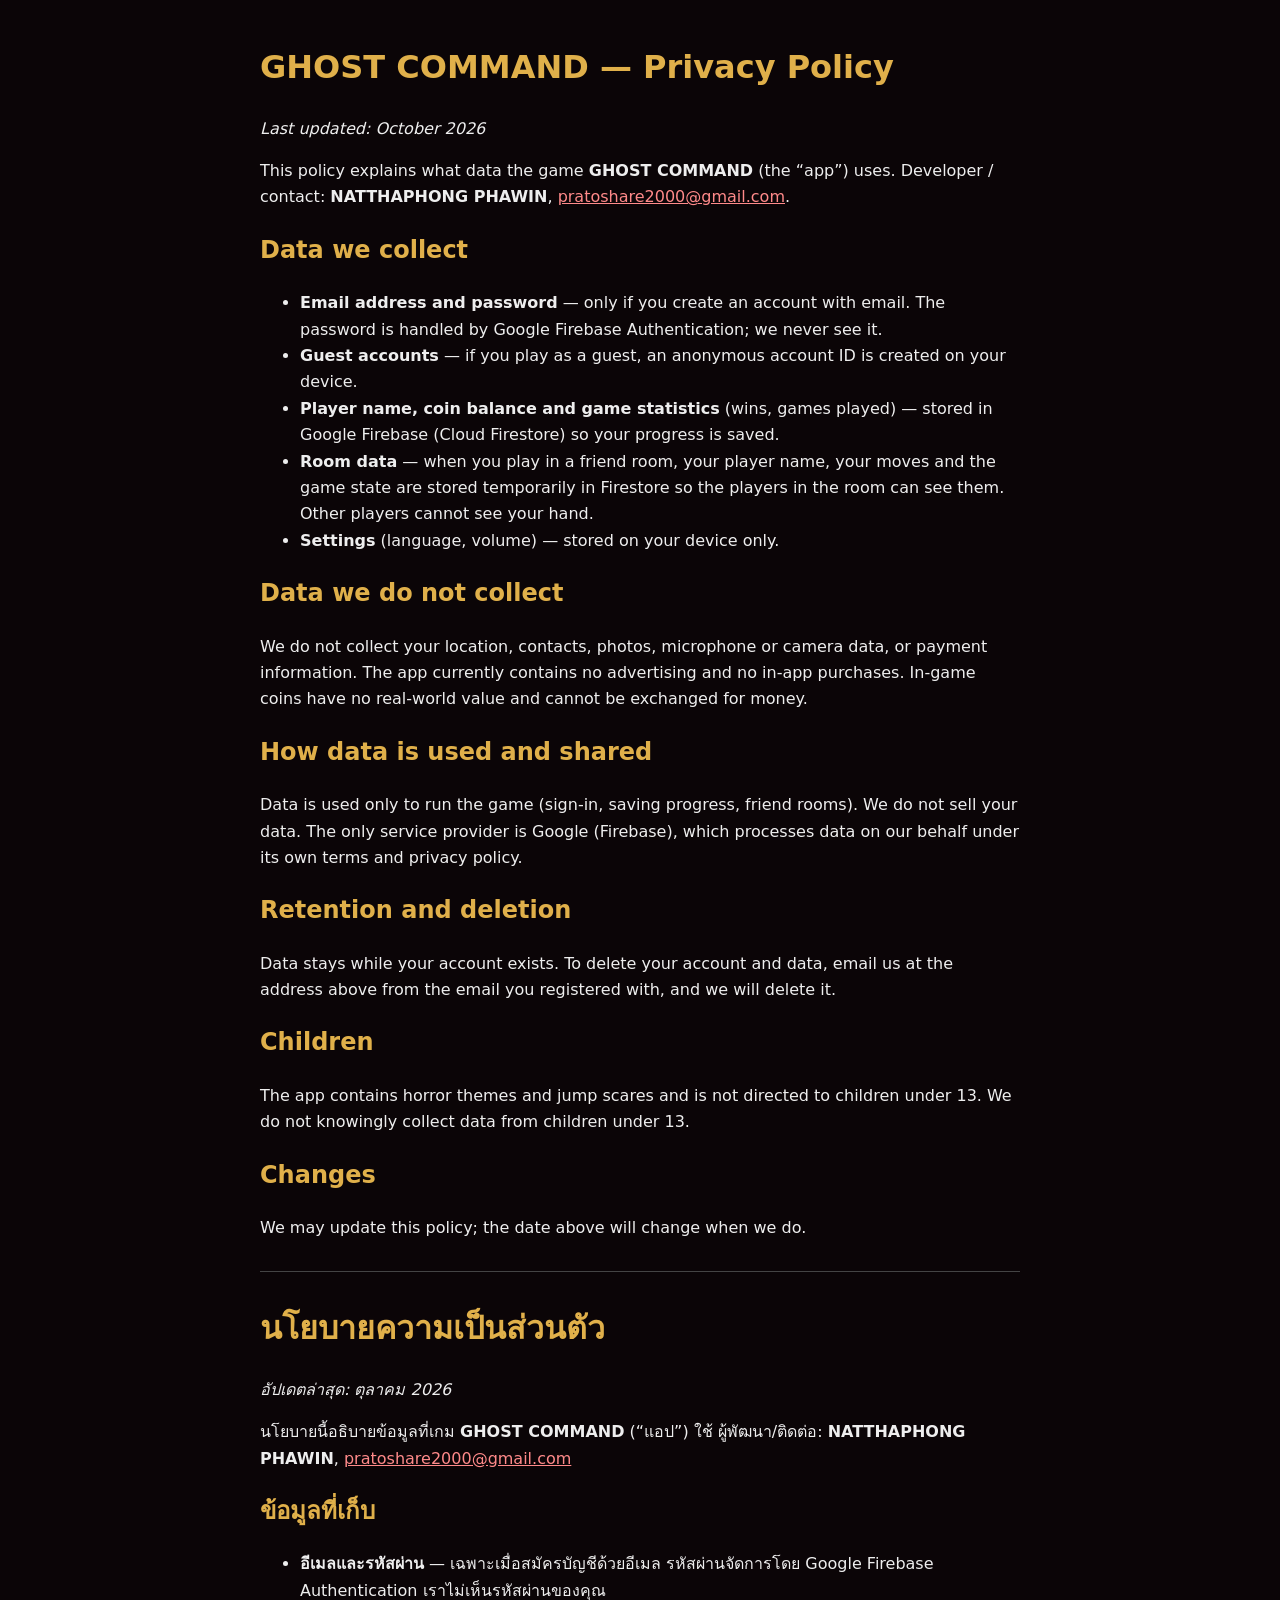
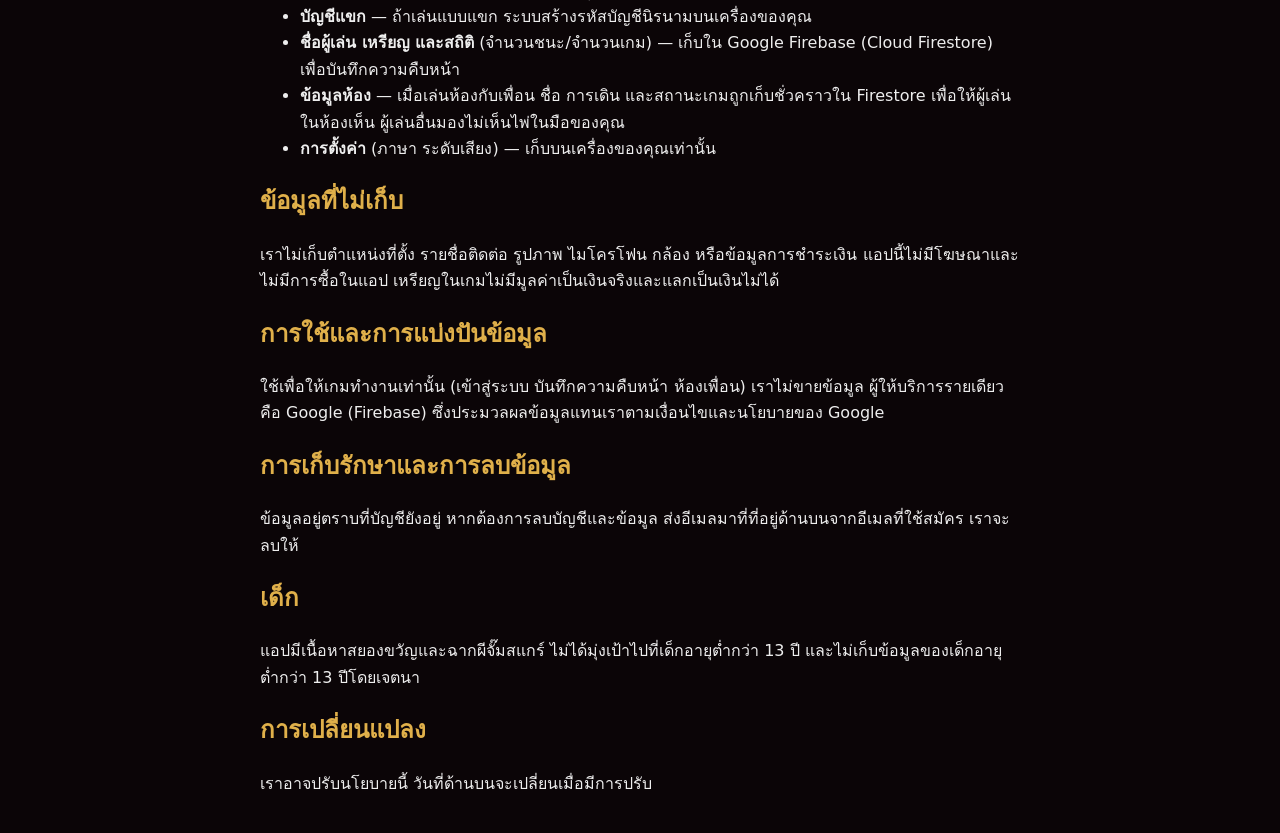
<file: privacy.html>
<!doctype html>
<html lang="en"><head><meta charset="utf-8"><meta name="viewport" content="width=device-width, initial-scale=1">
<title>GHOST COMMAND — Privacy Policy / นโยบายความเป็นส่วนตัว</title>
<style>body{font-family:system-ui,'Sarabun',sans-serif;max-width:760px;margin:0 auto;padding:20px;line-height:1.65;background:#0b0507;color:#eee}h1,h2{color:#e0b04a}a{color:#ff8a8a}hr{border:0;border-top:1px solid #444;margin:30px 0}</style></head><body>
<h1>GHOST COMMAND — Privacy Policy</h1>
<p><i>Last updated: October 2026</i></p>
<p>This policy explains what data the game <b>GHOST COMMAND</b> (the “app”) uses. Developer / contact: <b>NATTHAPHONG PHAWIN</b>, <a href="mailto:pratoshare2000@gmail.com">pratoshare2000@gmail.com</a>.</p>
<h2>Data we collect</h2>
<ul>
<li><b>Email address and password</b> — only if you create an account with email. The password is handled by Google Firebase Authentication; we never see it.</li>
<li><b>Guest accounts</b> — if you play as a guest, an anonymous account ID is created on your device.</li>
<li><b>Player name, coin balance and game statistics</b> (wins, games played) — stored in Google Firebase (Cloud Firestore) so your progress is saved.</li>
<li><b>Room data</b> — when you play in a friend room, your player name, your moves and the game state are stored temporarily in Firestore so the players in the room can see them. Other players cannot see your hand.</li>
<li><b>Settings</b> (language, volume) — stored on your device only.</li>
</ul>
<h2>Data we do not collect</h2>
<p>We do not collect your location, contacts, photos, microphone or camera data, or payment information. The app currently contains no advertising and no in-app purchases. In-game coins have no real-world value and cannot be exchanged for money.</p>
<h2>How data is used and shared</h2>
<p>Data is used only to run the game (sign-in, saving progress, friend rooms). We do not sell your data. The only service provider is Google (Firebase), which processes data on our behalf under its own terms and privacy policy.</p>
<h2>Retention and deletion</h2>
<p>Data stays while your account exists. To delete your account and data, email us at the address above from the email you registered with, and we will delete it.</p>
<h2>Children</h2>
<p>The app contains horror themes and jump scares and is not directed to children under 13. We do not knowingly collect data from children under 13.</p>
<h2>Changes</h2>
<p>We may update this policy; the date above will change when we do.</p>
<hr>
<h1>นโยบายความเป็นส่วนตัว</h1>
<p><i>อัปเดตล่าสุด: ตุลาคม 2026</i></p>
<p>นโยบายนี้อธิบายข้อมูลที่เกม <b>GHOST COMMAND</b> (“แอป”) ใช้ ผู้พัฒนา/ติดต่อ: <b>NATTHAPHONG PHAWIN</b>, <a href="mailto:pratoshare2000@gmail.com">pratoshare2000@gmail.com</a></p>
<h2>ข้อมูลที่เก็บ</h2>
<ul>
<li><b>อีเมลและรหัสผ่าน</b> — เฉพาะเมื่อสมัครบัญชีด้วยอีเมล รหัสผ่านจัดการโดย Google Firebase Authentication เราไม่เห็นรหัสผ่านของคุณ</li>
<li><b>บัญชีแขก</b> — ถ้าเล่นแบบแขก ระบบสร้างรหัสบัญชีนิรนามบนเครื่องของคุณ</li>
<li><b>ชื่อผู้เล่น เหรียญ และสถิติ</b> (จำนวนชนะ/จำนวนเกม) — เก็บใน Google Firebase (Cloud Firestore) เพื่อบันทึกความคืบหน้า</li>
<li><b>ข้อมูลห้อง</b> — เมื่อเล่นห้องกับเพื่อน ชื่อ การเดิน และสถานะเกมถูกเก็บชั่วคราวใน Firestore เพื่อให้ผู้เล่นในห้องเห็น ผู้เล่นอื่นมองไม่เห็นไพ่ในมือของคุณ</li>
<li><b>การตั้งค่า</b> (ภาษา ระดับเสียง) — เก็บบนเครื่องของคุณเท่านั้น</li>
</ul>
<h2>ข้อมูลที่ไม่เก็บ</h2>
<p>เราไม่เก็บตำแหน่งที่ตั้ง รายชื่อติดต่อ รูปภาพ ไมโครโฟน กล้อง หรือข้อมูลการชำระเงิน แอปนี้ไม่มีโฆษณาและไม่มีการซื้อในแอป เหรียญในเกมไม่มีมูลค่าเป็นเงินจริงและแลกเป็นเงินไม่ได้</p>
<h2>การใช้และการแบ่งปันข้อมูล</h2>
<p>ใช้เพื่อให้เกมทำงานเท่านั้น (เข้าสู่ระบบ บันทึกความคืบหน้า ห้องเพื่อน) เราไม่ขายข้อมูล ผู้ให้บริการรายเดียวคือ Google (Firebase) ซึ่งประมวลผลข้อมูลแทนเราตามเงื่อนไขและนโยบายของ Google</p>
<h2>การเก็บรักษาและการลบข้อมูล</h2>
<p>ข้อมูลอยู่ตราบที่บัญชียังอยู่ หากต้องการลบบัญชีและข้อมูล ส่งอีเมลมาที่ที่อยู่ด้านบนจากอีเมลที่ใช้สมัคร เราจะลบให้</p>
<h2>เด็ก</h2>
<p>แอปมีเนื้อหาสยองขวัญและฉากผีจั๊มสแกร์ ไม่ได้มุ่งเป้าไปที่เด็กอายุต่ำกว่า 13 ปี และไม่เก็บข้อมูลของเด็กอายุต่ำกว่า 13 ปีโดยเจตนา</p>
<h2>การเปลี่ยนแปลง</h2>
<p>เราอาจปรับนโยบายนี้ วันที่ด้านบนจะเปลี่ยนเมื่อมีการปรับ</p>
</body></html>
</file>
